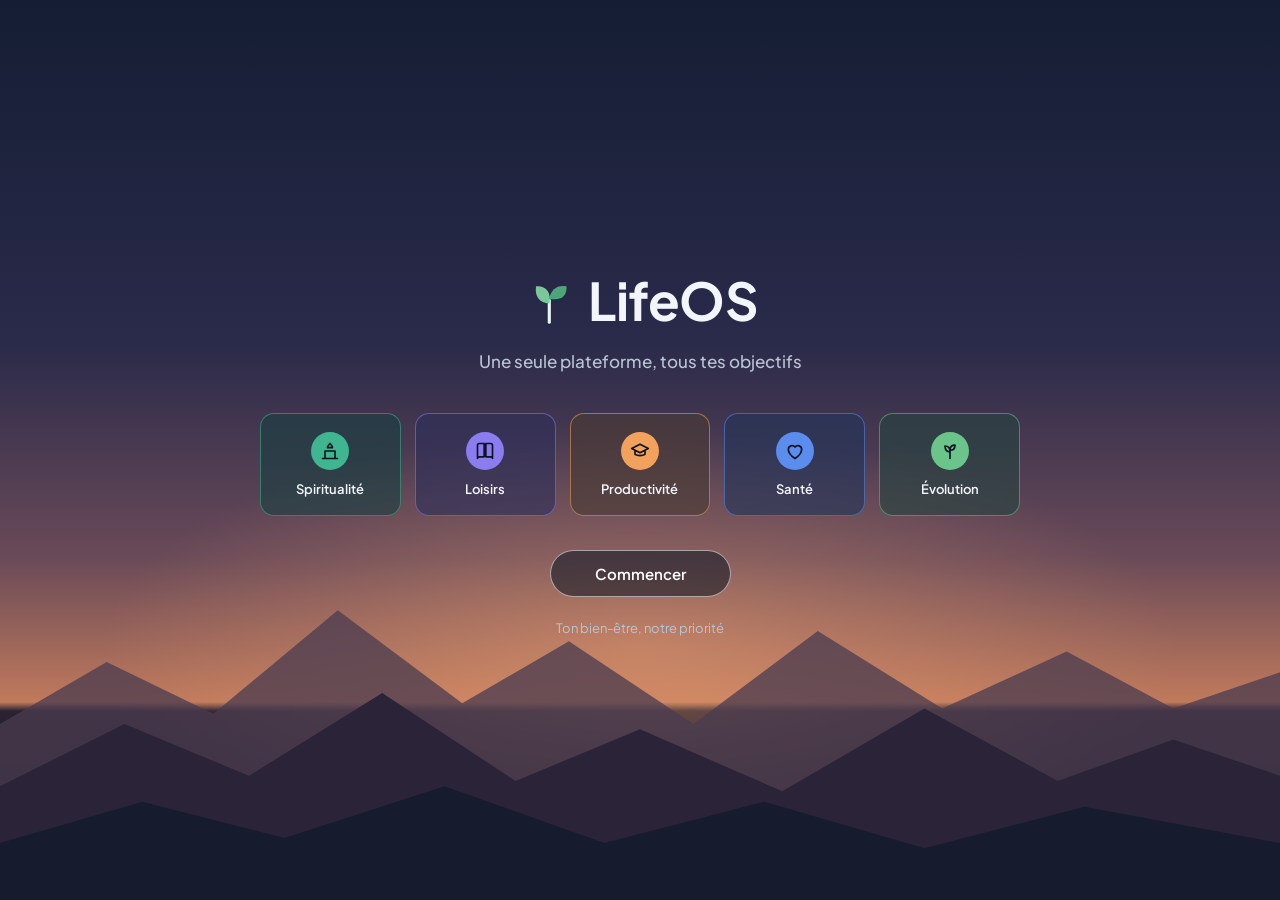
<file: index.html>
<!DOCTYPE html>
<html lang="fr">
<head>
<meta charset="utf-8">
<meta name="viewport" content="width=device-width, initial-scale=1, viewport-fit=cover">
<title>LifeOS – Bienvenue</title>
<link href="https://fonts.googleapis.com/css2?family=Plus+Jakarta+Sans:wght@400;500;600;700&display=swap" rel="stylesheet">
<link rel="stylesheet" href="assets/css/welcome.css">
<link rel="icon" href="assets/img/favicon.svg" type="image/svg+xml">
</head>
<body>
<main class="splash">
  <svg class="mtn" viewBox="0 0 1440 400" preserveAspectRatio="none" aria-hidden="true">
    <path d="M0 230L120 170 240 220 380 120 520 210 640 150 780 230 920 140 1060 215 1200 160 1320 215 1440 180V400H0z" fill="#4a3b4f" opacity=".75"/>
    <path d="M0 290L140 230 280 280 430 200 580 285 720 235 880 295 1040 215 1190 285 1320 245 1440 280V400H0z" fill="#2b2338"/>
    <path d="M0 345L160 305 320 340 500 290 680 345 860 305 1040 350 1220 310 1440 345V400H0z" fill="#161b2e"/>
  </svg>

  <div class="logo"><svg viewBox="0 0 70 60" fill="none"><path d="M35 58V30" stroke="currentColor" stroke-width="4" stroke-linecap="round"/><path d="M35 34C22 34 16 24 18 12c13-1 20 8 17 22z" fill="#7cc79a"/><path d="M35 28c2-12 10-18 22-16 1 12-6 19-22 16z" fill="#4fa57a"/></svg>LifeOS</div>
  <p class="tag">Une seule plateforme, tous tes objectifs</p>

  <ul class="pillars">
    <li><a href="#" class="p-spi"><span class="ic"><svg viewBox="0 0 24 24" fill="none" stroke="currentColor" stroke-width="2" stroke-linecap="round" stroke-linejoin="round"><path d="M12 3c2 2 3 3 3 5H9c0-2 1-3 3-5zM6 21V12h12v9M3 21h18"/></svg></span>Spiritualité</a></li>
    <li><a href="#" class="p-loi"><span class="ic"><svg viewBox="0 0 24 24" fill="none" stroke="currentColor" stroke-width="2" stroke-linecap="round" stroke-linejoin="round"><path d="M3 5a2 2 0 012-2h6v16H5a2 2 0 00-2 2zM21 5a2 2 0 00-2-2h-6v16h6a2 2 0 012 2z"/></svg></span>Loisirs</a></li>
    <li><a href="#" class="p-pro"><span class="ic"><svg viewBox="0 0 24 24" fill="none" stroke="currentColor" stroke-width="2" stroke-linecap="round" stroke-linejoin="round"><path d="M2 9l10-5 10 5-10 5zM6 11v5c3 2 9 2 12 0v-5"/></svg></span>Productivité</a></li>
    <li><a href="#" class="p-san"><span class="ic"><svg viewBox="0 0 24 24" fill="none" stroke="currentColor" stroke-width="2" stroke-linecap="round" stroke-linejoin="round"><path d="M12 21s-8-5-8-11a4.5 4.5 0 018-2.7A4.5 4.5 0 0120 10c0 6-8 11-8 11z"/></svg></span>Santé</a></li>
    <li><a href="pages/personal-growth.html" class="p-gro"><span class="ic"><svg viewBox="0 0 24 24" fill="none" stroke="currentColor" stroke-width="2" stroke-linecap="round" stroke-linejoin="round"><path d="M12 21V11M12 13C8 13 6 10 6 6c4 0 6 3 6 7zM12 11c0-4 2-6 6-6 0 4-2 6-6 6z"/></svg></span>Évolution</a></li>
  </ul>

  <!-- Remplace href par le lien de ton tableau de bord -->
  <a class="go" href="pages/personal-growth.html">Commencer</a>
  <p class="foot">Ton bien-être, notre priorité</p>
</main>
</body>
</html>
</file>
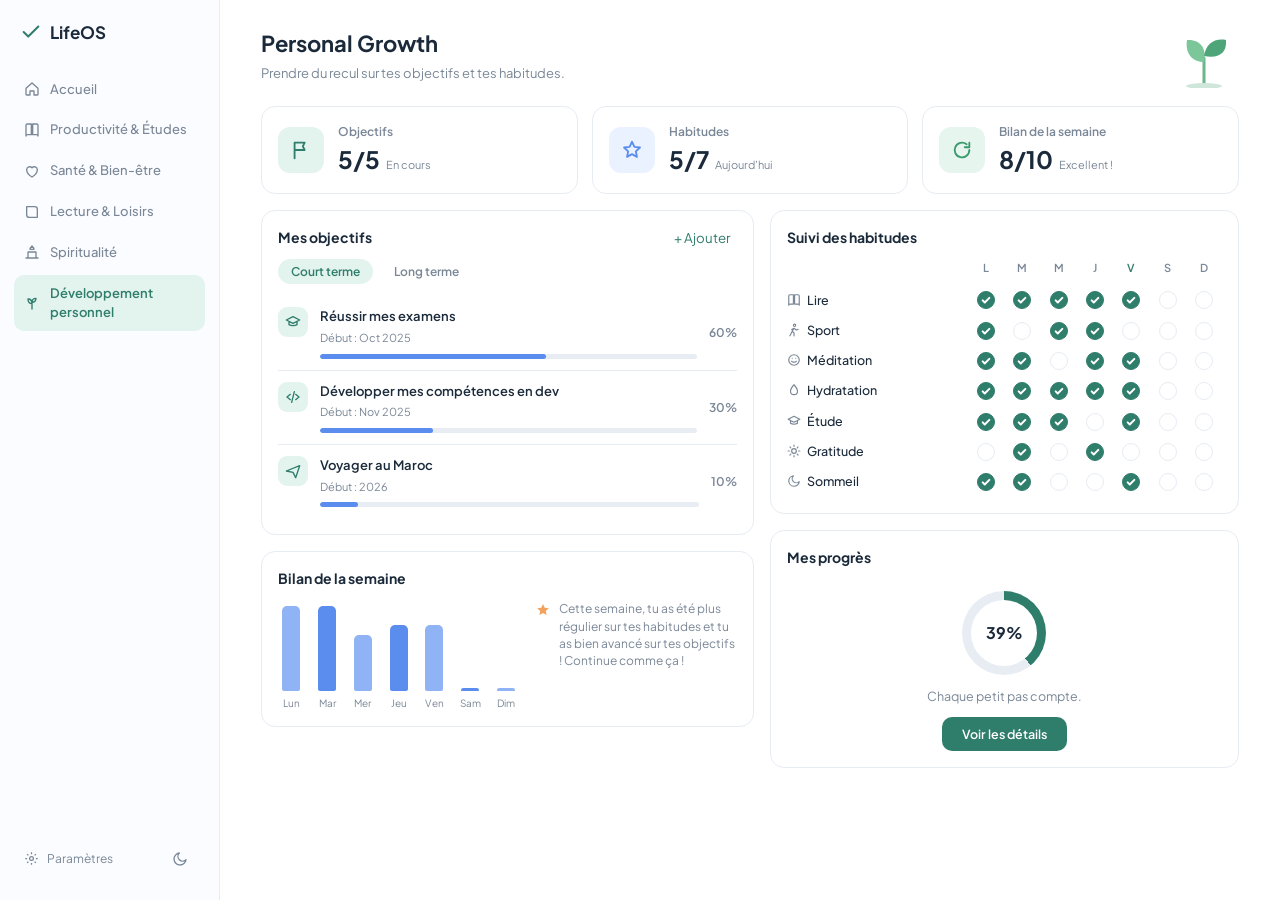
<file: pages/personal-growth.html>
<!DOCTYPE html>
<html lang="fr">
<head>
<meta charset="utf-8">
<meta name="viewport" content="width=device-width, initial-scale=1, viewport-fit=cover">
<title>LifeOS – Personal Growth</title>
<link rel="icon" href="../assets/img/favicon.svg" type="image/svg+xml">
<link href="https://fonts.googleapis.com/css2?family=Plus+Jakarta+Sans:wght@400;500;600;700&display=swap" rel="stylesheet">
<link rel="stylesheet" href="../assets/css/tokens.css">
<link rel="stylesheet" href="../assets/css/layout.css">
<link rel="stylesheet" href="../assets/css/components.css">
<link rel="stylesheet" href="../assets/css/personal-growth.css">
<script src="../assets/js/storage.js"></script>
<script src="../assets/js/icons.js"></script>
<script src="../assets/js/theme.js"></script>
</head>
<body data-page="growth">
<div class="app">
<aside>
  <div class="logo"><svg viewBox="0 0 24 24" fill="none" stroke="currentColor" stroke-width="2.2" stroke-linecap="round" stroke-linejoin="round"><path d="M4 12l5 5L20 6"/></svg>LifeOS</div>
  <nav id="nav"></nav>
  <div class="foot"><span class="set"><svg viewBox="0 0 24 24" fill="none" stroke="currentColor" stroke-width="2"><circle cx="12" cy="12" r="3"/><path d="M12 2v3M12 19v3M2 12h3M19 12h3M5 5l2 2M17 17l2 2M19 5l-2 2M7 17l-2 2"/></svg>Paramètres</span><button type="button" id="theme" aria-label="Changer de thème"></button></div>
</aside>
<main>
  <div class="head">
    <div><h1>Personal Growth</h1><p class="sub">Prendre du recul sur tes objectifs et tes habitudes.</p></div>
    <svg class="sprout" viewBox="0 0 70 60" fill="none"><path d="M35 58V30" stroke="#6bb58a" stroke-width="3" stroke-linecap="round"/><path d="M35 34C22 34 16 24 18 12c13-1 20 8 17 22z" fill="#7cc79a"/><path d="M35 28c2-12 10-18 22-16 1 12-6 19-22 16z" fill="#4fa57a"/><ellipse cx="35" cy="58" rx="18" ry="3" fill="#cfe7da"/></svg>
  </div>

  <div class="stats">
    <div class="card stat"><div class="ic g1"><svg viewBox="0 0 24 24" fill="none" stroke="currentColor" stroke-width="2" stroke-linecap="round" stroke-linejoin="round"><path d="M5 21V4M5 4h11l-2 4 2 4H5"/></svg></div><div><small>Objectifs</small><b id="sGoals">3/5</b><em>En cours</em></div></div>
    <div class="card stat"><div class="ic g2"><svg viewBox="0 0 24 24" fill="none" stroke="currentColor" stroke-width="2" stroke-linecap="round" stroke-linejoin="round"><path d="M12 3l2.6 5.6 6.1.7-4.5 4.2 1.2 6L12 16.5 6.6 19.5l1.2-6L3.3 9.3l6.1-.7z"/></svg></div><div><small>Habitudes</small><b id="sHab">4/7</b><em>Aujourd’hui</em></div></div>
    <div class="card stat"><div class="ic g3"><svg viewBox="0 0 24 24" fill="none" stroke="currentColor" stroke-width="2" stroke-linecap="round" stroke-linejoin="round"><path d="M20 12a8 8 0 11-3-6.2M20 4v5h-5"/></svg></div><div><small>Bilan de la semaine</small><b id="sWeek">7/10</b><em id="sWeekL">Très bien !</em></div></div>
  </div>

  <div class="grid">
    <div class="col">
      <div class="card">
        <h2>Mes objectifs <button type="button" id="addGoal">+ Ajouter</button></h2>
        <div class="tabs" role="tablist"><button class="on" data-t="court" role="tab">Court terme</button><button data-t="long" role="tab">Long terme</button></div>
        <div id="goals"></div>
      </div>
      <div class="card">
        <h2>Bilan de la semaine</h2>
        <div class="week">
          <div class="chart" id="chart" role="img" aria-label="Score quotidien de la semaine"></div>
          <div class="note"><svg viewBox="0 0 24 24" fill="currentColor"><path d="M12 3l2.6 5.6 6.1.7-4.5 4.2 1.2 6L12 16.5 6.6 19.5l1.2-6L3.3 9.3l6.1-.7z"/></svg><span id="wNote">Cette semaine, tu as été plus régulier sur tes habitudes et tu as bien avancé sur tes objectifs ! Continue comme ça !</span></div>
        </div>
      </div>
    </div>
    <div class="col">
      <div class="card">
        <h2>Suivi des habitudes</h2>
        <table id="habits"></table>
      </div>
      <div class="card prog">
        <h2>Mes progrès</h2>
        <div class="ring" id="ring"><span id="pct">68%</span></div>
        <div id="pMsg" class="p-msg">Tu es sur la bonne voie !</div>
        <button class="btn" type="button" id="details">Voir les détails</button>
      </div>
    </div>
  </div>
</main>
</div>
<dialog id="dlg" aria-labelledby="dTitle"><form id="gf">
  <h2 id="dTitle">Nouvel objectif</h2>
  <label>Titre<input id="fT" required maxlength="60" autocomplete="off"></label>
  <label>Type<select id="fTerm"><option value="court">Court terme</option><option value="long">Long terme</option></select></label>
  <label>Début<input id="fS" maxlength="20" placeholder="Ex : Jan 2026" autocomplete="off"></label>
  <label>Icône<select id="fI"><option value="sprout">Croissance</option><option value="cap">Études</option><option value="code">Code</option><option value="plane">Voyage</option><option value="house">Maison</option><option value="dollar">Finances</option><option value="heart">Santé</option><option value="read">Lecture</option></select></label>
  <label>Progression <output id="fO">0%</output><input id="fP" type="range" min="0" max="100" step="5" value="0"></label>
  <div class="acts"><button type="button" class="ghost danger" id="fDel" hidden>Supprimer</button><span class="sp"></span><button type="button" class="ghost" id="fCancel">Annuler</button><button class="btn" type="submit">Enregistrer</button></div>
</form></dialog>
<dialog id="dlg2" aria-labelledby="d2T"><div class="fm">
  <h2 id="d2T">Détails de mes progrès</h2>
  <div id="dBody"></div>
  <div class="acts"><button type="button" class="ghost danger" id="dReset">Réinitialiser les données</button><span class="sp"></span><button type="button" class="btn" id="dClose">Fermer</button></div>
</div></dialog>
<script src="../assets/js/nav.js"></script>
<script src="../assets/js/personal-growth.js"></script>
</body>
</html>
</file>
<file: assets/css/welcome.css>
/* Page d'accueil (splash screen) */
:root{--ink:#f2f6fb;--mute:#b9c4d4;--pri:#2f7d6b;--pri-hi:#4fb59d;
--c-spi:#3fb68f;--c-loi:#8b7cf0;--c-pro:#f2a25c;--c-san:#5b8def;--c-gro:#6bc48a;
box-sizing:border-box}
*{box-sizing:border-box}
html,body{height:100%;margin:0}
body{background:#0c1424;color:var(--ink);font:15px/1.5 "Plus Jakarta Sans",system-ui,-apple-system,"Segoe UI",sans-serif;overflow-x:hidden}
.splash{position:relative;min-height:100%;display:flex;flex-direction:column;align-items:center;justify-content:center;text-align:center;padding:calc(32px + env(safe-area-inset-top,0px)) 20px calc(32px + env(safe-area-inset-bottom,0px));
background:linear-gradient(180deg,#141d33 0%,#2a2a4a 38%,#6a4a58 62%,#c07a5c 78%,#2a2230 79%,#0c1424 100%);isolation:isolate}
.splash::before{content:"";position:absolute;inset:0;z-index:-2;background:radial-gradient(ellipse 60% 35% at 50% 72%,rgba(255,176,120,.38),transparent 70%)}
.mtn{position:absolute;left:0;right:0;bottom:0;width:100%;height:46%;z-index:-1;display:block}
.logo{display:flex;align-items:center;gap:12px;font-weight:700;font-size:clamp(34px,6vw,52px);letter-spacing:-.5px}
.logo svg{width:1.05em;height:1.05em;color:#e8f6ef}
.tag{margin:10px 0 0;color:var(--mute);font-size:clamp(14px,2vw,17px);font-weight:500}
.pillars{display:grid;grid-template-columns:repeat(5,minmax(0,1fr));gap:14px;width:100%;max-width:760px;margin:38px 0 34px;padding:0;list-style:none}
.pillars a{display:flex;flex-direction:column;align-items:center;gap:10px;padding:18px 8px 16px;border-radius:14px;color:var(--ink);text-decoration:none;font-weight:600;font-size:13px;
background:color-mix(in srgb,var(--c) 16%,rgba(14,22,38,.55));border:1px solid color-mix(in srgb,var(--c) 55%,transparent);backdrop-filter:blur(6px);-webkit-backdrop-filter:blur(6px);transition:transform .2s,border-color .2s}
.pillars a:hover{transform:translateY(-3px);border-color:var(--c)}
.pillars .ic{width:38px;height:38px;border-radius:50%;background:var(--c);display:grid;place-items:center;color:#0c1424}
.pillars svg{width:20px;height:20px}
.go{display:inline-block;padding:13px 44px;border-radius:99px;background:rgba(14,22,38,.55);border:1.5px solid rgba(255,255,255,.55);color:#fff;font:600 15px "Plus Jakarta Sans",system-ui,sans-serif;text-decoration:none;backdrop-filter:blur(6px);-webkit-backdrop-filter:blur(6px);transition:background .2s,border-color .2s}
.go:hover{background:var(--pri);border-color:var(--pri-hi)}
.foot{margin:22px 0 0;color:var(--mute);font-size:13px}
a:focus-visible{outline:2px solid #fff;outline-offset:3px}
.logo,.tag,.pillars,.go,.foot{animation:in .7s ease both}
@keyframes in{from{opacity:0;transform:translateY(10px)}to{opacity:1;transform:none}}
@media (prefers-reduced-motion:reduce){.logo,.tag,.pillars,.go,.foot{animation:none}.pillars a{transition:none}}
@media (max-width:640px){.pillars{grid-template-columns:repeat(2,minmax(0,1fr));max-width:340px}.pillars li:last-child{grid-column:1/-1}}
.p-spi{--c:var(--c-spi)}.p-loi{--c:var(--c-loi)}.p-pro{--c:var(--c-pro)}.p-san{--c:var(--c-san)}.p-gro{--c:var(--c-gro)}
</file>
<file: assets/css/tokens.css>
/* Variables de couleurs (thème clair, sombre auto, sombre/clair manuel) + base */
:root{--bg:#e9eefa;--card:#fff;--ink:#1b2a3a;--mute:#7a8797;--line:#e7ecf3;--pri:#2f7d6b;--pri-soft:#e3f3ee;--blue:#5b8def;--blue-soft:#eaf1ff;--amber:#f2a25c;--track:#e8edf4;--side:#fbfcff;box-sizing:border-box;padding-top:env(safe-area-inset-top,0px);padding-bottom:env(safe-area-inset-bottom,0px)}
@media (prefers-color-scheme:dark){:root:not([data-theme="light"]){--bg:#0f1622;--card:#182231;--ink:#e8eef6;--mute:#93a1b3;--line:#263346;--pri:#4fb59d;--pri-soft:#1b3a35;--blue:#7aa5ff;--blue-soft:#1d2b46;--track:#26344a;--side:#141d2b;color-scheme:dark}}
:root[data-theme="dark"]{--bg:#0f1622;--card:#182231;--ink:#e8eef6;--mute:#93a1b3;--line:#263346;--pri:#4fb59d;--pri-soft:#1b3a35;--blue:#7aa5ff;--blue-soft:#1d2b46;--track:#26344a;--side:#141d2b;color-scheme:dark}
*{box-sizing:border-box}html{scroll-padding-top:env(safe-area-inset-top,0px)}
body{margin:0;background:var(--bg);color:var(--ink);font:14px/1.45 "Plus Jakarta Sans",system-ui,-apple-system,"Segoe UI",sans-serif}
</file>
<file: assets/css/layout.css>
/* Structure commune à toutes les pages : app, barre latérale, en-tête, cartes de stats, grille */
.app{display:grid;grid-template-columns:220px 1fr;width:100%;max-width:none;margin:0;background:var(--card);min-height:100vh}
aside{background:var(--side);border-right:1px solid var(--line);padding:20px 14px;display:flex;flex-direction:column;position:sticky;top:0;align-self:start;height:100vh}
.logo{display:flex;align-items:center;gap:8px;font-weight:700;font-size:17px;margin:0 6px 26px}
.logo svg{width:22px;height:22px;color:var(--pri)}
nav{display:flex;flex-direction:column;gap:4px;flex:1}
nav a{display:flex;align-items:center;gap:10px;padding:9px 10px;border-radius:10px;color:var(--mute);text-decoration:none;font-size:13px;font-weight:500}
nav a svg{width:16px;height:16px;flex:none}
nav a.on{background:var(--pri-soft);color:var(--pri);font-weight:600}
.foot{display:flex;justify-content:space-between;align-items:center;color:var(--mute);font-size:12px;padding:6px 10px}
.foot svg{width:15px;height:15px}
main{padding:28px clamp(20px,3.2vw,56px);min-width:0}
.head{display:flex;justify-content:space-between;align-items:flex-start;gap:16px;margin-bottom:18px}
h1{margin:0;font-size:22px;font-weight:700}
.sub{color:var(--mute);margin:4px 0 0;font-size:13px}
.sprout{width:70px;height:60px;flex:none}
.stats{display:grid;grid-template-columns:repeat(3,1fr);gap:14px;margin-bottom:16px}
.card{background:var(--card);border:1px solid var(--line);border-radius:14px;padding:16px}
.stat{display:flex;align-items:center;gap:14px}
.stat .ic{width:46px;height:46px;border-radius:12px;display:grid;place-items:center;flex:none}
.stat .ic svg{width:22px;height:22px}
.stat small{display:block;color:var(--mute);font-size:12px;font-weight:600;margin-bottom:2px}
.stat b{font-size:24px;font-weight:700}
.stat em{font-style:normal;color:var(--mute);font-size:11px;margin-left:6px}
.g1{background:var(--pri-soft);color:var(--pri)}.g2{background:var(--blue-soft);color:var(--blue)}.g3{background:#e6f5ee;color:#3a9a6e}
.grid{display:grid;grid-template-columns:1.05fr 1fr;gap:16px}
.col{display:flex;flex-direction:column;gap:16px;min-width:0}
@media (max-width:900px){.app{grid-template-columns:1fr}aside{display:none}.grid{grid-template-columns:1fr}.stats{grid-template-columns:1fr}}
/* Bouton de thème (pied de la barre latérale) */
#theme{border:0;background:none;color:var(--mute);width:30px;height:30px;border-radius:8px;display:grid;place-items:center;cursor:pointer;padding:0}
#theme:hover{background:var(--pri-soft);color:var(--pri)}
#theme:focus-visible{outline:2px solid var(--pri);outline-offset:2px}
#theme svg{width:16px;height:16px}
:root[data-theme="dark"] .g3{background:#1b3a2c;color:#5fc796}
@media (prefers-color-scheme:dark){:root:not([data-theme="light"]) .g3{background:#1b3a2c;color:#5fc796}}
.foot .set{display:flex;gap:8px;align-items:center}
</file>
<file: assets/css/components.css>
/* Composants réutilisables : titres de carte, boutons, fenêtres (dialog) */
h2{margin:0 0 12px;font-size:14px;font-weight:700;display:flex;justify-content:space-between;align-items:center}
h2 button{border:0;background:none;color:var(--pri);font:600 12px inherit;font-family:inherit;cursor:pointer}
.btn{border:0;background:var(--pri);color:#fff;border-radius:10px;padding:9px 20px;font:600 12.5px "Plus Jakarta Sans",system-ui,sans-serif;cursor:pointer}
.btn:focus-visible{outline:2px solid var(--pri);outline-offset:2px}
.sp{flex:1}
dialog{border:1px solid var(--line);border-radius:14px;background:var(--card);color:var(--ink);padding:0;width:min(420px,92vw);font:inherit}
dialog::backdrop{background:rgba(10,18,30,.55)}
dialog form,dialog .fm{padding:22px}
dialog h2{font-size:16px;margin-bottom:4px}
dialog label{display:block;font-size:12px;font-weight:600;color:var(--mute);margin-top:12px}
dialog input,dialog select{width:100%;margin-top:5px;padding:9px 10px;border:1px solid var(--line);border-radius:10px;background:var(--side);color:var(--ink);font:500 13px "Plus Jakarta Sans",system-ui,sans-serif}
dialog input[type=range]{padding:0;border:0;background:none;accent-color:var(--pri)}
dialog input:focus-visible,dialog select:focus-visible{outline:2px solid var(--pri);outline-offset:1px}
dialog output{color:var(--ink);float:right}
.acts{display:flex;align-items:center;gap:8px;margin-top:20px}
.ghost{border:0;background:none;color:var(--mute);font:600 12.5px "Plus Jakarta Sans",system-ui,sans-serif;padding:9px 12px;border-radius:10px;cursor:pointer}
.ghost:hover{background:var(--pri-soft);color:var(--pri)}
.ghost.danger{color:#d9534f}.ghost.danger:hover{background:rgba(217,83,79,.12);color:#d9534f}
.ghost:focus-visible{outline:2px solid var(--pri);outline-offset:2px}
.row{display:flex;justify-content:space-between;gap:12px;padding:10px 0;border-top:1px solid var(--line);font-size:13px}
.row:first-child{border-top:0}.row span{color:var(--mute)}
</file>
<file: assets/css/personal-growth.css>
/* Page Personal Growth : objectifs, habitudes, bilan, progrès */
.tabs{display:flex;gap:8px;margin-bottom:12px}
.tabs button{border:0;border-radius:99px;padding:5px 13px;font:600 12px "Plus Jakarta Sans",system-ui,sans-serif;background:none;color:var(--mute);cursor:pointer}
.tabs button.on{background:var(--pri-soft);color:var(--pri)}
.goal{display:flex;gap:12px;padding:11px 0;border-top:1px solid var(--line)}
.goal:first-of-type{border-top:0}
.goal .gi{width:30px;height:30px;border-radius:9px;background:var(--pri-soft);color:var(--pri);display:grid;place-items:center;flex:none}
.goal .gi svg{width:16px;height:16px}
.goal .t{flex:1;min-width:0}
.goal .t b{font-size:13px;font-weight:600;display:block}
.goal .t span{font-size:11px;color:var(--mute)}
.bar{height:5px;border-radius:9px;background:var(--track);margin-top:7px;overflow:hidden}
.bar i{display:block;height:100%;background:var(--blue);border-radius:9px;transition:width .3s}
.goal .p{font-size:12px;font-weight:600;color:var(--mute);align-self:center}
table{width:100%;border-collapse:collapse}
th{font-size:11px;color:var(--mute);font-weight:600;padding-bottom:8px}
td{padding:5px 0;text-align:center}
td.n{text-align:left;font-size:12.5px;font-weight:500;white-space:nowrap}
td.n svg{width:14px;height:14px;vertical-align:-2px;margin-right:6px;color:var(--mute)}
.dot{width:18px;height:18px;border-radius:50%;border:1.5px solid var(--line);background:none;display:inline-grid;place-items:center;cursor:pointer;padding:0;color:#fff}
.dot.on{background:var(--pri);border-color:var(--pri)}
.dot svg{width:10px;height:10px;opacity:0}.dot.on svg{opacity:1}
.dot:focus-visible,.tabs button:focus-visible{outline:2px solid var(--pri);outline-offset:2px}
th.today{color:var(--pri)}
.week{display:flex;gap:16px;align-items:stretch}
.chart{flex:1.2;display:flex;align-items:flex-end;gap:9px;height:110px;padding-top:6px}
.chart div{flex:1;display:flex;flex-direction:column;align-items:center;justify-content:flex-end;gap:5px;height:100%;font-size:10px;color:var(--mute)}
.chart i{width:100%;max-width:18px;border-radius:5px 5px 2px 2px;background:var(--blue)}
.chart div:nth-child(odd) i{background:#8fb3f5}
.note{flex:1;font-size:12px;color:var(--mute);display:flex;gap:8px;align-content:flex-start}
.note svg{width:16px;height:16px;color:var(--amber);flex:none;margin-top:2px}
.prog{display:flex;flex-direction:column;align-items:center;text-align:center;gap:12px}
.ring{width:84px;height:84px;border-radius:50%;background:conic-gradient(var(--pri) calc(var(--p,68)*1%),var(--track) 0);display:grid;place-items:center}
.ring span{width:66px;height:66px;border-radius:50%;background:var(--card);display:grid;place-items:center;font-weight:700;font-size:16px}
.goal,.bar{cursor:pointer}
.prog h2{align-self:flex-start;width:100%}
.p-msg{font-size:12.5px;color:var(--mute)}
.empty{color:var(--mute);font-size:12.5px;margin:6px 0}
</file>
